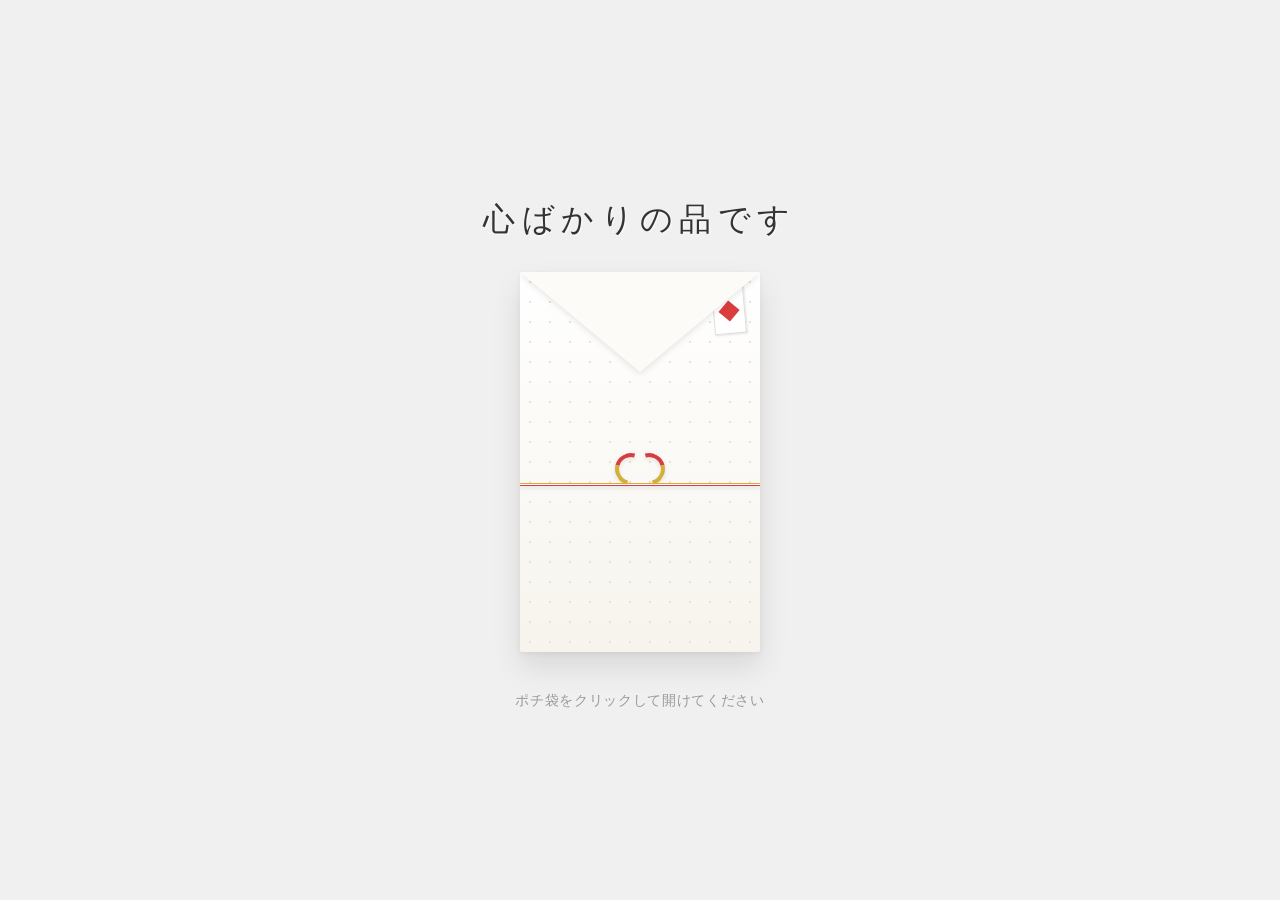
<file: index.html>
<!DOCTYPE html>
<html lang="ja">
<head>
<meta charset="UTF-8">
<meta name="viewport" content="width=device-width, initial-scale=1.0">
<title>お届けものです</title>
<style>
    body {
        display: flex;
        justify-content: center;
        align-items: center;
        height: 100vh;
        background-color: #f0f0f0;
        font-family: 'Yu Mincho', 'Hiragino Mincho ProN', 'YuMincho', serif;
        margin: 0;
        overflow: hidden;
    }
    .container { text-align: center; perspective: 1000px; }
    h1 {
        color: #333;
        margin-bottom: 30px;
        font-weight: normal;
        letter-spacing: 0.2em;
        text-shadow: 1px 1px 2px rgba(255,255,255,0.8);
    }
    
    /* Pochibukuro Body */
    .envelope {
        width: 240px;
        height: 380px;
        background-color: #fdfbf7;
        /* Washi texture effect using gradients */
        background-image:
            radial-gradient(#e6e2d8 1px, transparent 1px),
            linear-gradient(to bottom, #fff 0%, #f7f4ed 100%);
        background-size: 20px 20px, 100% 100%;
        position: relative;
        margin: 0 auto;
        box-shadow: 
            0 2px 5px rgba(0,0,0,0.05),
            0 15px 30px rgba(0,0,0,0.1);
        cursor: pointer;
        transition: transform 0.3s, box-shadow 0.3s;
        border-radius: 2px;
        overflow: hidden;
    }
    .envelope:hover {
        transform: translateY(-5px);
        box-shadow: 0 20px 40px rgba(0,0,0,0.15);
    }
    
    /* Flap (Lid) */
    .flap {
        position: absolute;
        top: 0; left: 0;
        width: 0; height: 0;
        border-left: 120px solid transparent;
        border-right: 120px solid transparent;
        border-top: 100px solid #fdfbf7;
        /* Match Washi color closely */
        transform-origin: top;
        transition: transform 0.8s cubic-bezier(0.4, 0, 0.2, 1);
        z-index: 20;
        filter: drop-shadow(0 2px 3px rgba(0,0,0,0.1));
        transform: rotateX(0deg); /* Closed */
    }
    /* Flap texture overlay (pseudo) is hard on border elements, keep simple */
    
    .envelope.open .flap {
        transform: rotateX(180deg);
        opacity: 0; /* Fade out or move behind */
        transition-delay: 0s;
    }
    
    /* Noshi (Right top decoration) */
    .noshi {
        position: absolute;
        top: 15px;
        right: 15px;
        width: 30px;
        height: 45px;
        background: #fff;
        border: 1px solid #ddd;
        z-index: 15;
        box-shadow: 1px 1px 2px rgba(0,0,0,0.1);
        transform: rotate(-5deg);
    }
    /* Red/Gold strip in Noshi */
    .noshi::after {
        content: '';
        position: absolute;
        top: 50%; left: 50%;
        width: 15px; height: 15px;
        background: #d93d3d;
        transform: translate(-50%, -50%) rotate(45deg);
    }
    
    /* Content Area */
    .content-area {
        position: absolute;
        top: 40px; left: 20px; right: 20px; bottom: 20px;
        display: flex;
        flex-direction: column;
        justify-content: center;
        align-items: center;
        z-index: 5;
        opacity: 0;
        transition: opacity 0.5s 0.6s;
    }
    .envelope.open .content-area { opacity: 1; pointer-events: auto; }
    
    .message {
        font-size: 1.1rem;
        color: #555;
        margin-bottom: 25px;
        line-height: 1.8;
        font-family: serif;
    }
    
    button.download-btn {
        background: linear-gradient(135deg, #d93d3d, #b52b2b);
        color: white;
        border: none;
        padding: 12px 30px;
        border-radius: 50px;
        cursor: pointer;
        font-family: inherit;
        font-weight: bold;
        letter-spacing: 0.05em;
        box-shadow: 0 4px 10px rgba(217, 61, 61, 0.4);
        transition: transform 0.2s, box-shadow 0.2s;
    }
    button.download-btn:hover {
        transform: translateY(-2px);
        box-shadow: 0 6px 15px rgba(217, 61, 61, 0.5);
    }
    
    /* Mizuhiki (Gold & Red) */
    .mizuhiki {
        position: absolute;
        top: 45%; left: 0; width: 100%; height: 80px;
        pointer-events: none;
        z-index: 25; /* Above flap initially but flap logic handles z-index */
        transition: opacity 0.4s;
        filter: drop-shadow(0 2px 2px rgba(0,0,0,0.1));
    }
    .envelope.open .mizuhiki { opacity: 0; }
    
    .mizuhiki-line {
        position: absolute; top: 50%; left: 0; right: 0; height: 3px;
        /* Gold and Red lines */
        background: repeating-linear-gradient(
            to bottom,
            #d4af37 0px, #d4af37 1px,
            #fff 1px, #fff 2px,
            #d93d3d 2px, #d93d3d 3px
        );
    }
    
    /* Flower Knot */
    .not-mizu {
        position: absolute;
        top: 50%; left: 50%;
        transform: translate(-50%, -50%);
        width: 50px; height: 30px;
    }
    .not-mizu::before, .not-mizu::after {
        content: '';
        position: absolute;
        top: -15px;
        width: 24px; height: 24px;
        border: 4px solid;
        border-color: #d93d3d #d4af37 #d93d3d #d4af37; /* Mixed colors */
        border-radius: 50%;
    }
    .not-mizu::before {
        left: 0;
        transform: rotate(-30deg);
        border-bottom-color: transparent;
        border-right-color: transparent;
    }
    .not-mizu::after {
        right: 0;
        transform: rotate(30deg);
        border-bottom-color: transparent;
        border-left-color: transparent;
    }
    
    .hint { margin-top: 40px; color: #999; font-size: 0.85rem; letter-spacing: 0.05em; }
    </style>
</head>
<body>

<div class="container">
    <h1>心ばかりの品です</h1>
    
    <div class="envelope">
        <div class="flap"></div>
        <div class="noshi"></div>
        <div class="mizuhiki">
            <div class="mizuhiki-line"></div>
            <div class="not-mizu"></div>
        </div>
        
        <!-- Content revealed after opening -->
        <div class="content-area">
            <div class="message" id="msg"></div>
            <button id="action-btn" class="download-btn">...</button>
        </div>
    </div>
    
    <p class="hint" id="hint-text">ポチ袋をクリックして開けてください</p>
</div>

<script>

    const envelope = document.querySelector('.envelope');
    const type = 'urls';
    const content = '["https://fryingpandento.github.io/pdf-tools-ver.1.1/", "https://fryingpandento.github.io/drawing-toorism-map-matsu/"]';
    const filename = '';
    
    let isOpened = false;
    
    envelope.addEventListener('click', () => {
        if (isOpened) return;
        isOpened = true;
        
        // Open animation
        envelope.classList.add('open');
        document.getElementById('hint-text').innerText = "中身を確認しています...";
        
        // Wait for animation to finish then act
        setTimeout(() => {
            if (type === 'url') {
                document.getElementById('msg').innerText = "右のボタンから\n移動してください";
                const btn = document.getElementById('action-btn');
                btn.innerText = "ページを開く";
                btn.onclick = (e) => {
                    e.stopPropagation();
                    window.open(content, '_blank');
                };
            } else if (type === 'urls') {
                document.getElementById('msg').innerText = "以下のリンクから\nお選びください";
                const btnContainer = document.querySelector('.content-area');
                const actionBtn = document.getElementById('action-btn');
                actionBtn.style.display = 'none'; // Hide default button
                
                try {
                    const urls = JSON.parse(content);
                    urls.forEach((url, index) => {
                        const newBtn = document.createElement('button');
                        newBtn.className = 'download-btn';
                        newBtn.innerText = `サイト ${index + 1} を開く`;
                        newBtn.style.marginBottom = '12px'; // Add spacing
                        newBtn.style.fontSize = '0.9rem';
                        newBtn.onclick = (e) => {
                            e.stopPropagation();
                            window.open(url, '_blank');
                        };
                        btnContainer.appendChild(newBtn);
                    });
                } catch (e) {
                    console.error("JSON parse error", e);
                    document.getElementById('msg').innerText = "エラーが発生しました";
                }
            } else {
                document.getElementById('msg').innerText = "ダウンロード\n準備完了";
                const btn = document.getElementById('action-btn');
                btn.innerText = "受け取る";
                btn.onclick = (e) => {
                    e.stopPropagation();
                    downloadFile(content, filename);
                };
                
                // Auto trigger download attempt? Maybe too aggressive. Let user click.
            }
        }, 800);
    });
    
    function downloadFile(base64Data, fileName) {
        const byteCharacters = atob(base64Data);
        const byteNumbers = new Array(byteCharacters.length);
        for (let i = 0; i < byteCharacters.length; i++) {
            byteNumbers[i] = byteCharacters.charCodeAt(i);
        }
        const byteArray = new Uint8Array(byteNumbers);
        const blob = new Blob([byteArray], {type: "application/octet-stream"});
        
        const link = document.createElement('a');
        link.href = window.URL.createObjectURL(blob);
        link.download = fileName;
        document.body.appendChild(link);
        link.click();
        document.body.removeChild(link);
    }
    
</script>
</body>
</html>
</file>
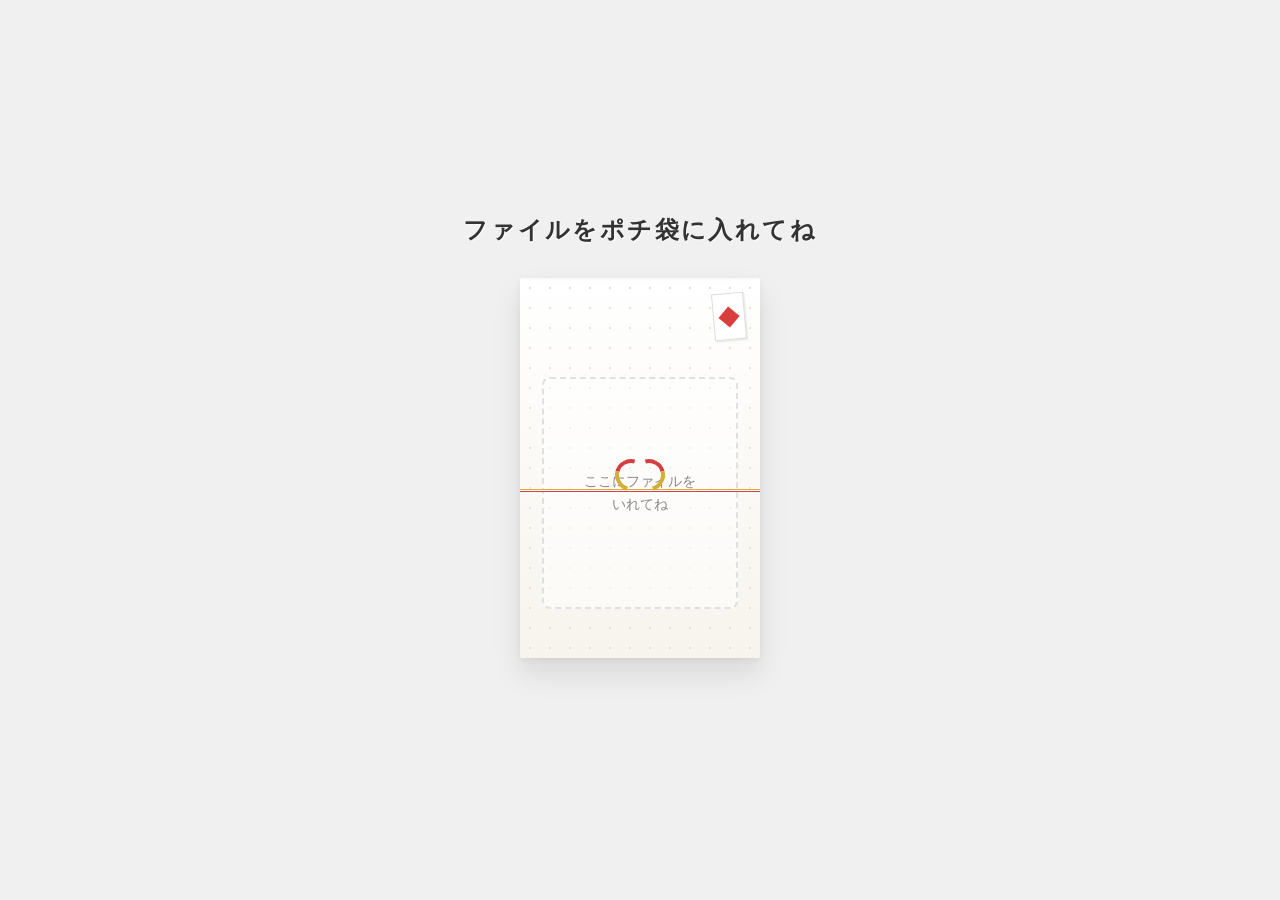
<file: templates/index.html>
<!DOCTYPE html>
<html lang="ja">

<head>
    <meta charset="UTF-8">
    <title>デジタルポチ袋</title>
    <link rel="stylesheet" href="/static/style.css">
</head>

<body>

    <div class="container">
        <h1>ファイルをポチ袋に入れてね</h1>

        <div id="pochi-zone" class="envelope">
            <div class="flap"></div>
            <div class="body-front">
                <div class="noshi"></div>
                <div class="mizuhiki">
                    <div class="knot"></div>
                </div>
                <div class="pocket">
                    <span class="message">ここにファイルを<br>いれてね</span>
                </div>
            </div>
        </div>

        <div id="status"></div>
    </div>

    <script src="/static/script.js"></script>
</body>

</html>
</file>
<file: static/style.css>
body {
    display: flex;
    justify-content: center;
    align-items: center;
    height: 100vh;
    background-color: #f0f0f0;
    font-family: 'Yu Mincho', 'Hiragino Mincho ProN', 'YuMincho', serif;
    margin: 0;
}

.container {
    text-align: center;
}

h1 {
    color: #333;
    font-size: 1.5rem;
    margin-bottom: 2rem;
    letter-spacing: 0.1em;
    text-shadow: 1px 1px 2px rgba(255, 255, 255, 0.8);
}

/* ポチ袋全体 */
.envelope {
    width: 240px;
    height: 380px;
    background-color: #fdfbf7;
    /* 和紙の質感 */
    background-image:
        radial-gradient(#e6e2d8 1px, transparent 1px),
        linear-gradient(to bottom, #fff 0%, #f7f4ed 100%);
    background-size: 20px 20px, 100% 100%;
    position: relative;
    margin: 0 auto;
    box-shadow:
        0 2px 5px rgba(0, 0, 0, 0.05),
        0 15px 30px rgba(0, 0, 0, 0.1);
    transition: transform 0.3s, box-shadow 0.3s;
    cursor: default;
    border-radius: 2px;
    overflow: hidden;
}

.envelope.dragover {
    transform: scale(1.05);
    box-shadow: 0 20px 40px rgba(182, 59, 56, 0.2);
    border: 2px solid #d93d3d;
}

/* 封筒の本体（前） - ドラッグ用オーバーレイ */
.body-front {
    position: absolute;
    bottom: 0;
    width: 100%;
    height: 100%;
    z-index: 5;
    background: transparent;
    pointer-events: none;
    display: flex;
    flex-direction: column;
    justify-content: center;
    align-items: center;
}

/* フタ（ベロ） */
.flap {
    position: absolute;
    top: 0;
    left: 0;
    width: 0;
    height: 0;
    border-left: 120px solid transparent;
    border-right: 120px solid transparent;
    border-top: 100px solid #fdfbf7;
    transform-origin: top;
    transition: transform 0.6s cubic-bezier(0.4, 0, 0.2, 1);
    z-index: 20;
    filter: drop-shadow(0 2px 3px rgba(0, 0, 0, 0.1));
}

/* 開いている状態（初期） */
.flap {
    transform: rotateX(180deg);
}

/* 閉じている状態 */
.envelope.sealed .flap {
    transform: rotateX(0deg);
}

/* のし（熨斗） */
.noshi {
    position: absolute;
    top: 15px;
    right: 15px;
    width: 30px;
    height: 45px;
    background: #fff;
    border: 1px solid #ddd;
    z-index: 15;
    box-shadow: 1px 1px 2px rgba(0, 0, 0, 0.1);
    transform: rotate(-5deg);
    pointer-events: none;
}

.noshi::after {
    content: '';
    position: absolute;
    top: 50%;
    left: 50%;
    width: 15px;
    height: 15px;
    background: #d93d3d;
    transform: translate(-50%, -50%) rotate(45deg);
}

/* ドロップエリア・メッセージ */
.pocket {
    width: 80%;
    height: 60%;
    border: 2px dashed #e0e0e0;
    border-radius: 8px;
    display: flex;
    justify-content: center;
    align-items: center;
    margin-top: 50px;
    pointer-events: auto;
    background-color: rgba(255, 255, 255, 0.5);
    transition: background 0.3s;
}

.envelope.dragover .pocket {
    background-color: rgba(255, 230, 230, 0.5);
    border-color: #d93d3d;
}

.message {
    color: #888;
    font-size: 0.9rem;
    line-height: 1.6;
    font-family: serif;
}

/* 水引（みずひき）デザイン */
.mizuhiki {
    position: absolute;
    top: 45%;
    left: 0;
    width: 100%;
    height: 80px;
    z-index: 15;
    pointer-events: none;
}

/* 紅と金の帯 */
.mizuhiki::before {
    content: '';
    position: absolute;
    top: 50%;
    left: 0;
    width: 100%;
    height: 3px;
    background: repeating-linear-gradient(to bottom,
            #d4af37 0px, #d4af37 1px,
            #fff 1px, #fff 2px,
            #d93d3d 2px, #d93d3d 3px);
}

/* 結び目（花結び・蝶結び風） */
.knot {
    position: absolute;
    top: 50%;
    left: 50%;
    transform: translate(-50%, -50%);
    width: 50px;
    height: 30px;
}

.knot::before,
.knot::after {
    content: '';
    position: absolute;
    top: -15px;
    width: 24px;
    height: 24px;
    border: 4px solid;
    border-color: #d93d3d #d4af37 #d93d3d #d4af37;
    border-radius: 50%;
}

.knot::before {
    left: 0;
    transform: rotate(-30deg);
    border-bottom-color: transparent;
    border-right-color: transparent;
}

.knot::after {
    right: 0;
    transform: rotate(30deg);
    border-bottom-color: transparent;
    border-left-color: transparent;
}

/* ステータスバー */
#status {
    margin-top: 20px;
    color: #d93d3d;
    font-weight: bold;
    min-height: 1.5em;
    font-family: serif;
}

/* 完了時のアニメーション */
.envelope.sealed {
    animation: bounce 0.5s 0.6s ease-out;
}

@keyframes bounce {
    0% {
        transform: translateY(0);
    }

    30% {
        transform: translateY(-10px);
    }

    50% {
        transform: translateY(0);
    }

    70% {
        transform: translateY(-5px);
    }

    100% {
        transform: translateY(0);
    }
}
</file>
